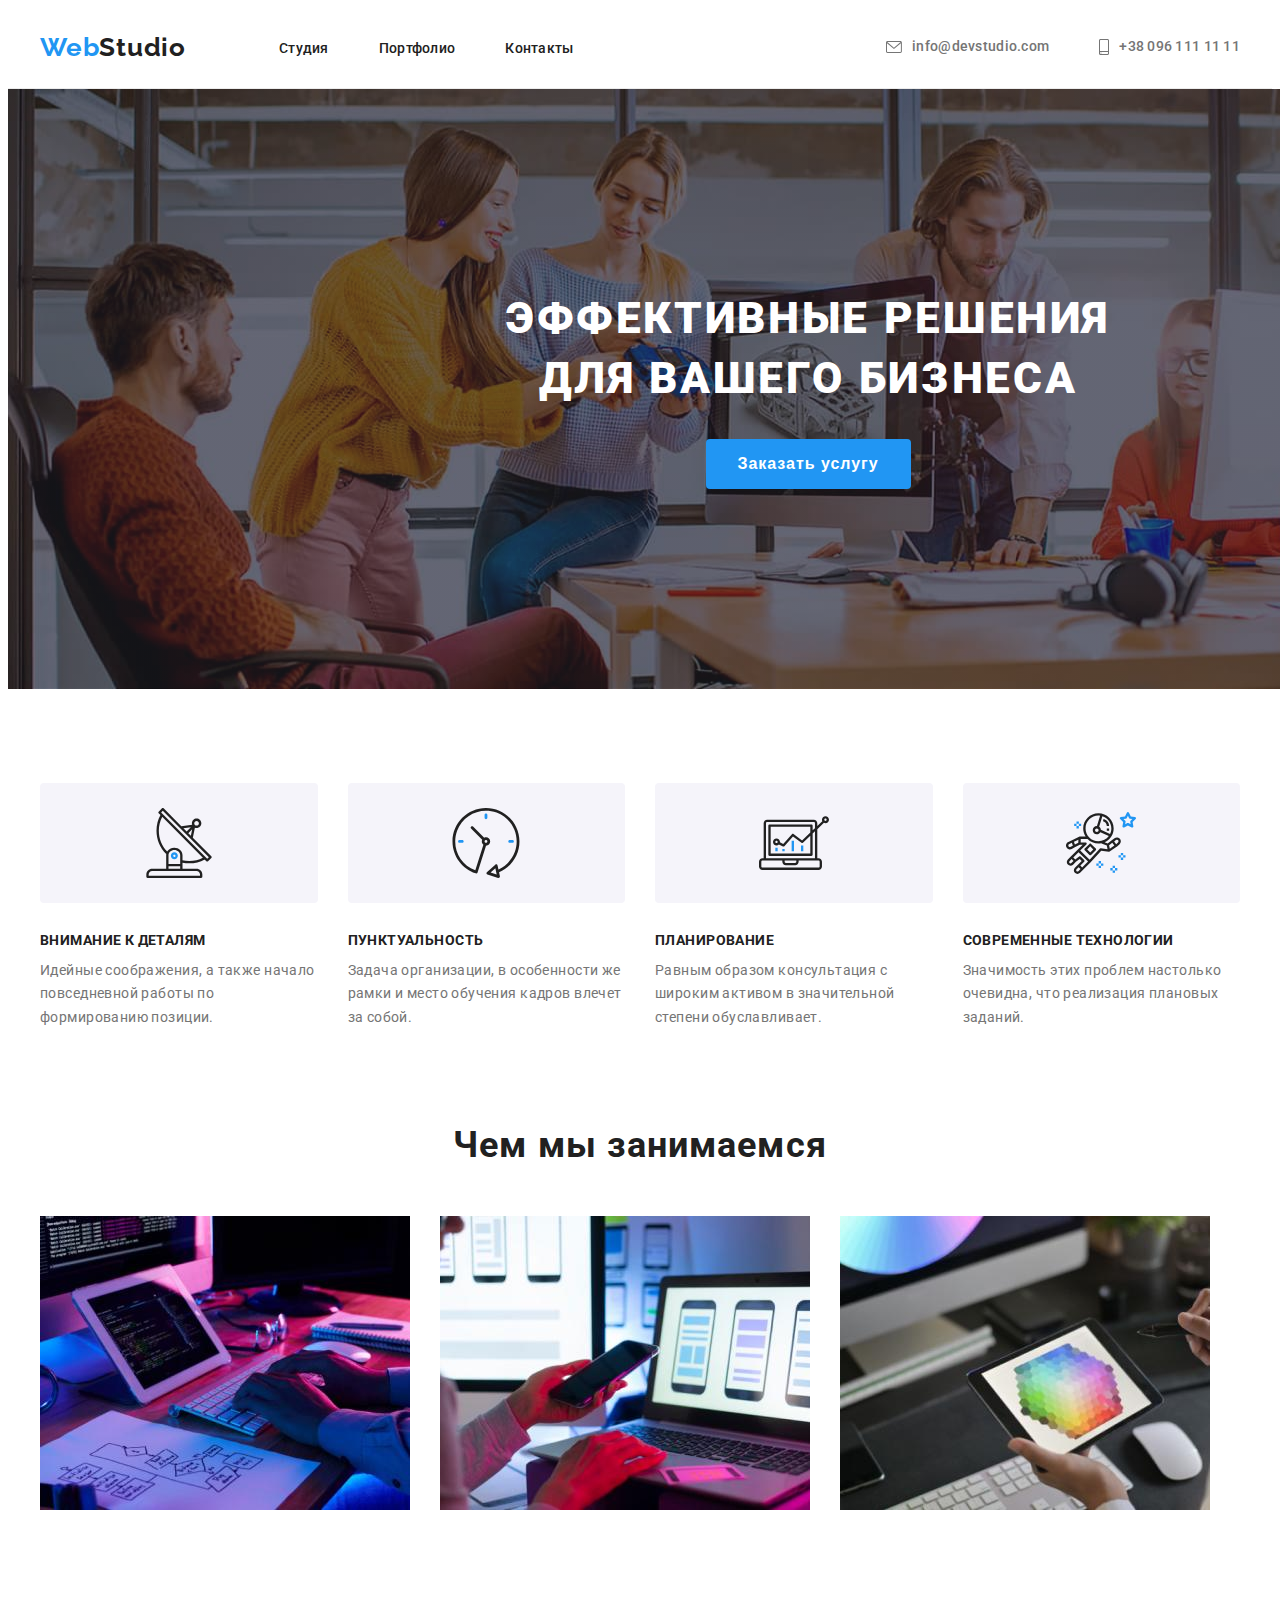
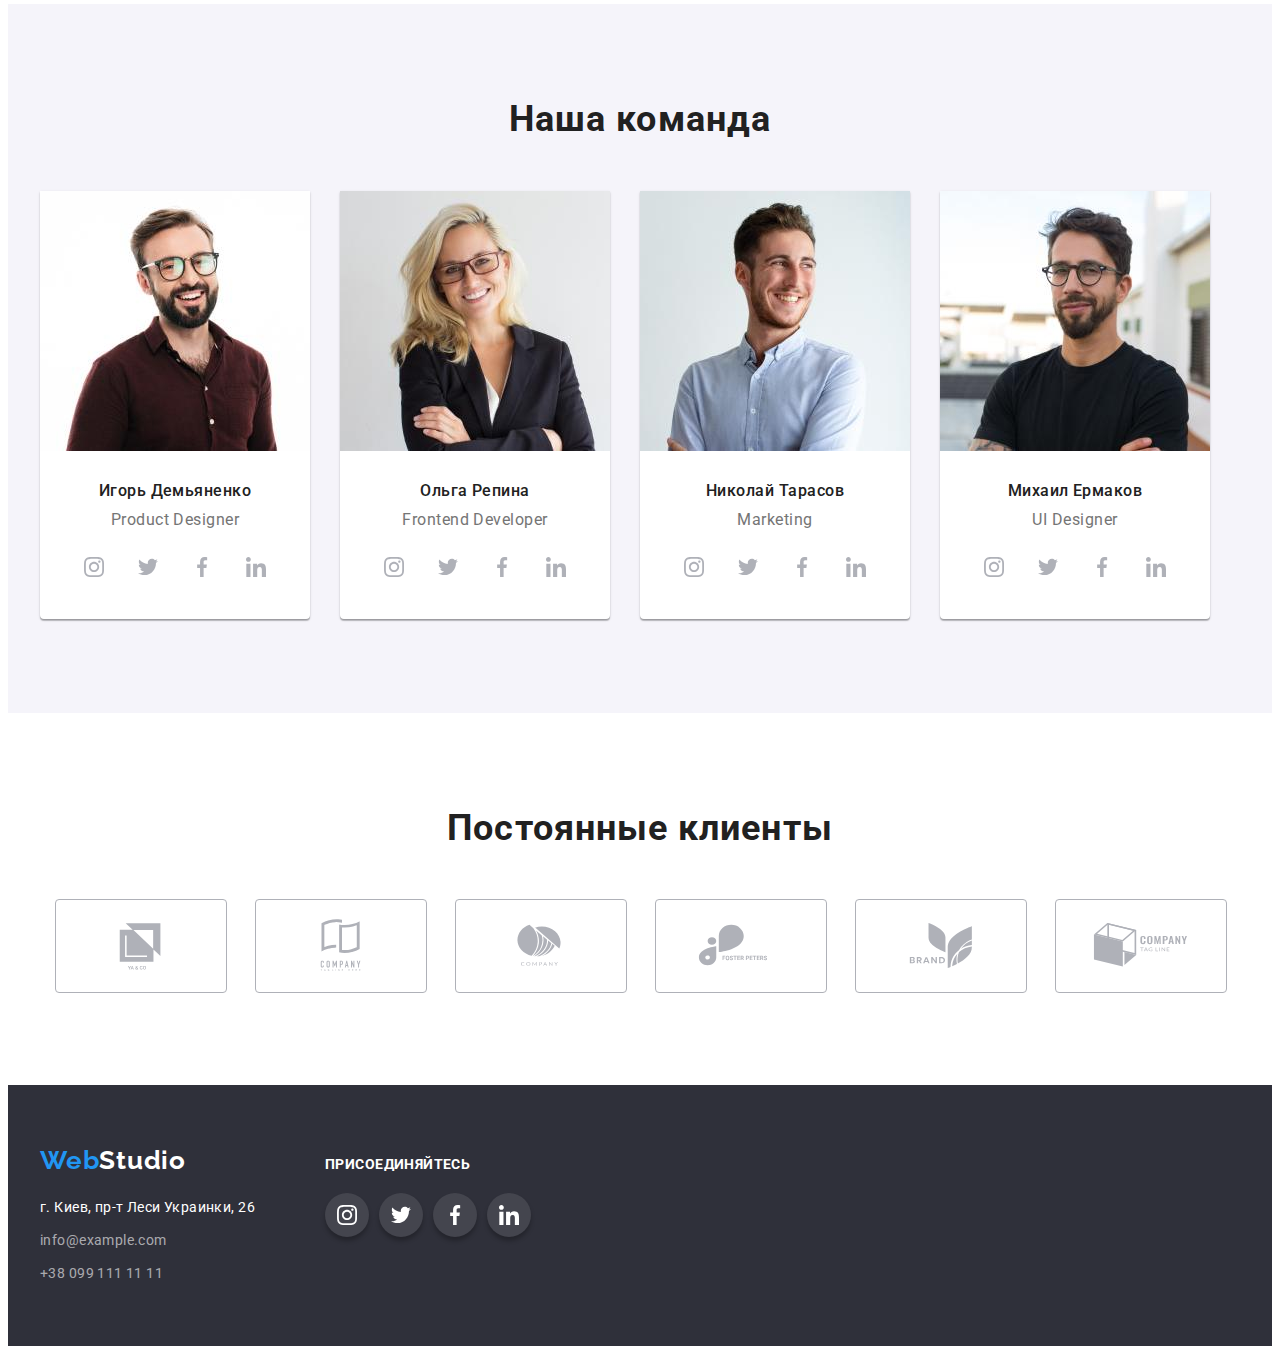
<file: index.html>
<!DOCTYPE html>
<html lang="ru">
<head>
    <meta charset="UTF-8">
    <meta http-equiv="X-UA-Compatible" content="IE=edge">
    <meta name="viewport" content="width=device-width, initial-scale=1.0">
    <title>Studio</title>
    <link rel="preconnect" href="https://fonts.googleapis.com">
    <link rel="preconnect" href="https://fonts.gstatic.com" crossorigin>
    <link
        href="https://fonts.googleapis.com/css2?family=Raleway:wght@700&family=Roboto:wght@400;500;700;900&display=swap"
        rel="stylesheet">
    <link rel="stylesheet" href="https://cdnjs.cloudflare.com/ajax/libs/modern-normalize/1.1.0/modern-normalize.min.css"
        integrity="sha512-wpPYUAdjBVSE4KJnH1VR1HeZfpl1ub8YT/NKx4PuQ5NmX2tKuGu6U/JRp5y+Y8XG2tV+wKQpNHVUX03MfMFn9Q=="
        crossorigin="anonymous" referrerpolicy="no-referrer" />
    <link rel="stylesheet" href="./css/styles.css">
</head>
<!--Heder-->
<body>
    <header class="header">
        <div class="container header-container">
            <nav class="header-navigation">
                <a class="link header-logo" href="#">Web<span class="link logo-black">Studio</span> </a>
                <ul class="header-list ">
                    <li class="header-item"><a class="link header-link color-link" href="./index.html">Студия</a></li>
                    <li class="header-item"><a class="link header-link color-link" href="./portfolio.html">Портфолио</a>
                    </li>
                    <li class="header-item"><a class="link header-link color-link" href="#">Контакты</a></li>
                </ul>
            </nav>
            <ul class="container-connection">
                <li class="header-item-connection"> 
                <a class="link header-link-connection" href="mailto:info@devstudio.com"> <svg class="header-icon" width="16" height="12">
                    <use href="./images/icons.svg#icon-envelope">
                    </use>
                </svg> info@devstudio.com
                </a>
            </li>
                <li class="header-item-connection">
                    <a class="link header-link-connection" href="tel:+380961111111"> <svg class="header-icon" width="10" height="16">
                        <use href="./images/icons.svg#icon-smartphone">
                        </use>
                    </svg> +38 096 111 11 11
                    </a>
                </li>
            </ul>
        </div>
    </header>


    <main>
        <!--Hero-->
        <section class="hero">
            <div class="hero-container">
                <h1 class="hero-title">Эффективные решения <br> для вашего бизнеса </h1>
                <button class="hero-btn" type="button">Заказать услугу</button>
            </div>
        </section>
        <!--About-->
        <section class="about section">
            <div class="container">
                <h2 class="visually-hidden">Особенности работы</h2>
                <ul class="about-list">
                    <li class="about-item">
                        <div class="about-figure-container">
                            <svg class="about-figure-icon" width="70" height="70">
                                <use href="./images/icons.svg#icon-antenna"></use>
                            </svg>
                        </div>
                        <h3 class="about-title">Внимание к деталям</h3>
                        <p class="about-text">Идейные соображения, а также начало повседневной работы по формированию
                            позиции.</p>
                    </li>
                    <li class="about-item">
                        <div class="about-figure-container">
                            <svg class="about-figure-icon" width="70" height="70">
                                <use href="./images/icons.svg#icon-clock"></use>
                            </svg>
                        </div>
                        <h3 class="about-title">Пунктуальность</h3>
                        <p class="about-text">Задача организации, в особенности же рамки и место обучения кадров влечет
                            за собой.</p>
                    </li>
                    <li class="about-item">
                        <div class="about-figure-container">
                            <svg class="about-figure-icon" width="70" height="70">
                                <use href="./images/icons.svg#icon-diagram"></use>
                            </svg>
                        </div>
                        <h3 class="about-title">Планирование</h3>
                        <p class="about-text">Равным образом консультация с широким активом в значительной степени
                            обуславливает.</p>
                    </li>
                    <li class="about-item">
                        <div class="about-figure-container">
                            <svg class="about-figure-icon" width="70" height="70">
                                <use href="./images/icons.svg#icon-astronaut"></use>
                            </svg>
                        </div>
                        <h3 class="about-title">Современные технологии</h3>
                        <p class="about-text">Значимость этих проблем настолько очевидна, что реализация плановых
                            заданий.</p>
                    </li>
                </ul>
            </div>
        </section>
        <!--Pictures-->
        <section class="pictures section">
            <div class="container">
                <h2 class="title-section">Чем мы занимаемся</h2>
                <ul class="pictures-list">
                    <li class="pictures-item"><img src="./images/img-about-1.jpg" alt="набор текста на компьютере"
                            width="370" height="294"></li>
                    <li class="pictures-item"><img src="./images/img-about-2.jpg" alt="работа на смартфоне и ноутбуке"
                            width="370" height="294"></li>
                    <li class="pictures-item"><img src="./images/img-about-3.jpg" alt="работа на планшете" width="370"
                            height="294"></li>
                </ul>
            </div>
        </section>
        <!--Team-->
        <section class="section team">
            <div class="container team-container">
                <h2 class="title-section">Наша команда</h2>
                <ul class="team-list">
                    <li class="team-item"><img class="team-img" src="./images/img-team-1.jpg"
                            alt="мужчина с бородой в очках улыбается" width="270" height="260">
                        <div class="team-list-container">
                            <h3 class="team-title">Игорь Демьяненко</h3>
                            <p class="team-text" lang="en">Product Designer</p>
                            <ul class="team-social-list">
                                <li class="team-social-item">
                                    <a href="" class="team-social-link"> 
                                        <svg class="team-social-icon" width="20" height="20">
                                            <use href="./images/icons.svg#icon-instagram"></use>
                                    </svg> </a>
                                </li>
                                <li class="team-social-item">
                                <a href="" class="team-social-link">
                                    <svg class="team-social-icon" width="20" height="20">
                                        <use href="./images/icons.svg#icon-twitter"></use>
                                    </svg> </a>
                                </li>
                                <li class="team-social-item">
                                    <a href="" class="team-social-link">
                                        <svg class="team-social-icon" width="20" height="20">
                                            <use href="./images/icons.svg#icon-facebook"></use>
                                        </svg> </a>
                                </li>
                                <li class="team-social-item">
                                    <a href="" class="team-social-link">
                                        <svg class="team-social-icon" width="20" height="20">
                                            <use href="./images/icons.svg#icon-linkedin"></use>
                                        </svg> </a>
                                </li>
                            </ul>
                        </div>
                    </li>
                    <li class="team-item"><img class="team-img" src="./images/img-team-2.jpg"
                            alt="женщина с белыми волосами в очках улыбается" width="270" height="260">
                        <div class="team-list-container">
                            <h3 class="team-title">Ольга Репина</h3>
                            <p class="team-text" lang="en">Frontend Developer</p>
                            <ul class="team-social-list">
                                <li class="team-social-item">
                                    <a href="" class="team-social-link">
                                        <svg class="team-social-icon" width="20" height="20">
                                            <use href="./images/icons.svg#icon-instagram"></use>
                                        </svg> </a>
                                </li>
                                <li class="team-social-item">
                                    <a href="" class="team-social-link">
                                        <svg class="team-social-icon" width="20" height="20">
                                            <use href="./images/icons.svg#icon-twitter"></use>
                                        </svg> </a>
                                </li>
                                <li class="team-social-item">
                                    <a href="" class="team-social-link">
                                        <svg class="team-social-icon" width="20" height="20">
                                            <use href="./images/icons.svg#icon-facebook"></use>
                                        </svg> </a>
                                </li>
                                <li class="team-social-item">
                                    <a href="" class="team-social-link">
                                        <svg class="team-social-icon" width="20" height="20">
                                            <use href="./images/icons.svg#icon-linkedin"></use>
                                        </svg> </a>
                                </li>
                            </ul>
                        </div>
                    </li>
                    <li class="team-item"><img class="team-img" src="./images/img-team-3.jpg"
                            alt="мужчина с бородой улыбается" width="270" height="260">
                        <div class="team-list-container">
                            <h3 class="team-title">Николай Тарасов</h3>
                            <p class="team-text" lang="en">Marketing</p>
                            <ul class="team-social-list">
                                <li class="team-social-item">
                                    <a href="" class="team-social-link">
                                        <svg class="team-social-icon" width="20" height="20">
                                            <use href="./images/icons.svg#icon-instagram"></use>
                                        </svg> </a>
                                </li>
                                <li class="team-social-item">
                                    <a href="" class="team-social-link">
                                        <svg class="team-social-icon" width="20" height="20">
                                            <use href="./images/icons.svg#icon-twitter"></use>
                                        </svg> </a>
                                </li>
                                <li class="team-social-item">
                                    <a href="" class="team-social-link">
                                        <svg class="team-social-icon" width="20" height="20">
                                            <use href="./images/icons.svg#icon-facebook"></use>
                                        </svg> </a>
                                </li>
                                <li class="team-social-item">
                                    <a href="" class="team-social-link">
                                        <svg class="team-social-icon" width="20" height="20">
                                            <use href="./images/icons.svg#icon-linkedin"></use>
                                        </svg> </a>
                                </li>
                            </ul>
                        </div>
                    </li>
                    <li class="team-item"><img class="team-img" src="./images/img-team-4.jpg"
                            alt="мужчина с бородой в очках" width="270" height="260">
                        <div class="team-list-container">
                            <h3 class="team-title">Михаил Ермаков</h3>
                            <p class="team-text" lang="en">UI Designer</p>
                            <ul class="team-social-list">
                                <li class="team-social-item">
                                    <a href="" class="team-social-link">
                                        <svg class="team-social-icon" width="20" height="20">
                                            <use href="./images/icons.svg#icon-instagram"></use>
                                        </svg> </a>
                                </li>
                                <li class="team-social-item">
                                    <a href="" class="team-social-link">
                                        <svg class="team-social-icon" width="20" height="20">
                                            <use href="./images/icons.svg#icon-twitter"></use>
                                        </svg> </a>
                                </li>
                                <li class="team-social-item">
                                    <a href="" class="team-social-link">
                                        <svg class="team-social-icon" width="20" height="20">
                                            <use href="./images/icons.svg#icon-facebook"></use>
                                        </svg> </a>
                                </li>
                                <li class="team-social-item">
                                    <a href="" class="team-social-link">
                                        <svg class="team-social-icon" width="20" height="20">
                                            <use href="./images/icons.svg#icon-linkedin"></use>
                                        </svg> </a>
                                </li>
                            </ul>
                        </div>
                    </li>
                </ul>
            </div>
        </section>
        <!--Clients-->
        <section class="section clients">
            <div class="container clients-container">
                <h2 class="title-section">Постоянные клиенты</h2>
                <ul class="clients-list">
                    <li class="clients-item">
                        <a href="" class="clients-link">
                            <svg class="clients-icon" width="106" height="60">
                                <use href="./images/icons.svg#icon-Logo"></use>
                            </svg> 
                        </a>
                    </li>
                    <li class="clients-item">
                        <a href="" class="clients-link">
                            <svg class="clients-icon" width="106" height="60">
                                <use href="./images/icons.svg#icon-Logo-1"></use>
                            </svg>
                        </a>
                    </li>
                    <li class="clients-item">
                        <a href="" class="clients-link">
                            <svg class="clients-icon" width="106" height="60">
                                <use href="./images/icons.svg#icon-Logo-2"></use>
                            </svg>
                        </a>
                    </li>
                    <li class="clients-item">
                        <a href="" class="clients-link">
                            <svg class="clients-icon" width="106" height="60">
                                <use href="./images/icons.svg#icon-Logo-3"></use>
                            </svg>
                        </a>
                    </li>
                    <li class="clients-item">
                        <a href="" class="clients-link">
                            <svg class="clients-icon" width="106" height="60">
                                <use href="./images/icons.svg#icon-Logo-4"></use>
                            </svg>
                        </a>
                    </li>
                    <li class="clients-item">
                        <a href="" class="clients-link">
                            <svg class="clients-icon" width="106" height="60">
                                <use href="./images/icons.svg#icon-Logo-5"></use>
                            </svg>
                        </a>
                    </li>
                                
                </ul>
            </div>
        </section>
    </main>
    <!--Footer-->
    <footer class="footer">
        <div class="container footer-container">
            <div class="footer-contacts">
            <a class="link footer-logo" href="#">Web<span class="link logo-white">Studio</span></a>
            <address>
                <ul class="footer-list">
                    <li class="footer-item"> <a class="footer-address link" href="https://goo.gl/maps/AKUyDyYheWw1DLar9"
                            target="_blank" rel="noreferrer noopener">г. Киев, пр-т Леси Украинки, 26</a> 
                        </li>
                    <li class="footer-item"> <a class="footer-connection link"
                            href="mailto:info@example.com">info@example.com</a> 
                        </li>
                    <li class="footer-item"> <a class="footer-connection link" href="tel:+380991111111">+38 099 111 11 11</a> 
                    </li>
                </ul>
            </address>
            </div>
                <div class="footer-social">
                    <h3 class="footer-title">присоединяйтесь
                    </h3>
                    <ul class="team-social-list">
                        <li class="team-social-item">
                            <a href="" class="team-social-link footer-social-link">
                                <svg class="team-social-icon footer-social-icon" width="20" height="20">
                                    <use href="./images/icons.svg#icon-instagram"></use>
                                </svg> </a>
                        </li>
                        <li class="team-social-item">
                            <a href="" class="team-social-link footer-social-link">
                                <svg class="team-social-icon footer-social-icon" width="20" height="20">
                                    <use href="./images/icons.svg#icon-twitter"></use>
                                </svg> </a>
                        </li>
                        <li class="team-social-item">
                            <a href="" class="team-social-link footer-social-link" >
                                <svg class="team-social-icon footer-social-icon" width="20" height="20">
                                    <use href="./images/icons.svg#icon-facebook"></use>
                                </svg> </a>
                        </li>
                        <li class="team-social-item">
                            <a href="" class="team-social-link footer-social-link">
                                <svg class="team-social-icon footer-social-icon" width="20" height="20">
                                    <use href="./images/icons.svg#icon-linkedin"></use>
                                </svg> </a>
                        </li>
                    </ul>

                </div>
            
        </div>
    </footer>
</body>

</html>
</file>
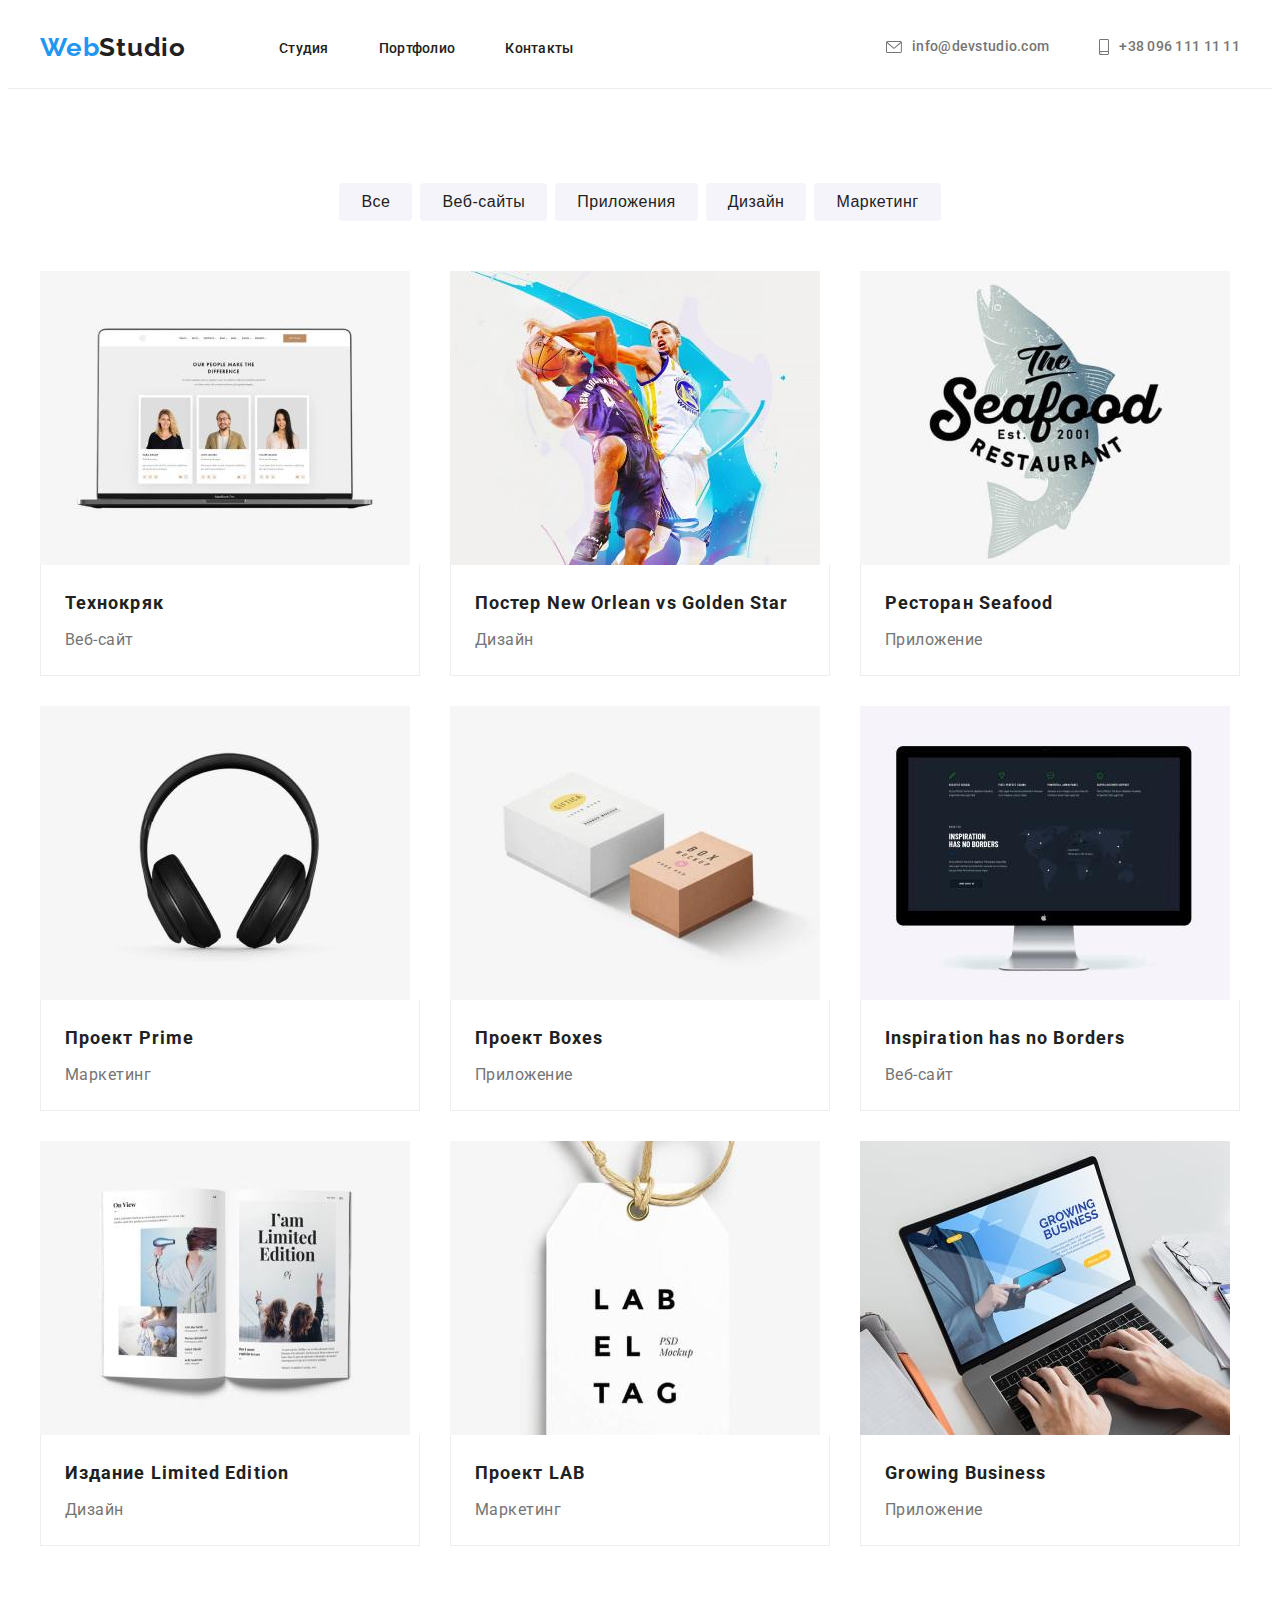
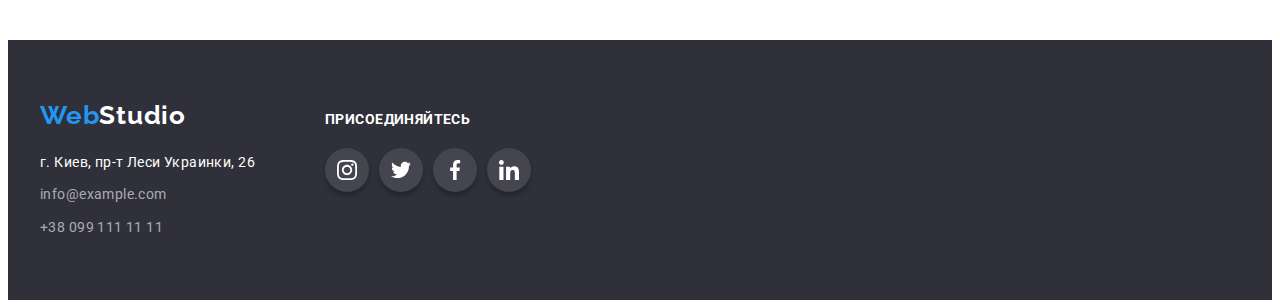
<file: portfolio.html>
<!DOCTYPE html>
<html lang="ru">

<head>
    <meta charset="UTF-8">
    <meta http-equiv="X-UA-Compatible" content="IE=edge">
    <meta name="viewport" content="width=device-width, initial-scale=1.0">
    <title>Portfolio</title>
    <link rel="preconnect" href="https://fonts.googleapis.com">
    <link rel="preconnect" href="https://fonts.gstatic.com" crossorigin>
    <link
        href="https://fonts.googleapis.com/css2?family=Raleway:wght@700&family=Roboto:wght@400;500;700;900&display=swap"
        rel="stylesheet">
    <link rel="stylesheet" href="https://cdnjs.cloudflare.com/ajax/libs/modern-normalize/1.1.0/modern-normalize.min.css"
        integrity="sha512-wpPYUAdjBVSE4KJnH1VR1HeZfpl1ub8YT/NKx4PuQ5NmX2tKuGu6U/JRp5y+Y8XG2tV+wKQpNHVUX03MfMFn9Q=="
        crossorigin="anonymous" referrerpolicy="no-referrer" />
    <link rel="stylesheet" href="./css/styles.css">
</head>

<body>
    <!--Heder-->
        <header class="header">
            <div class="container header-container">
                <nav class="header-navigation">
                    <a class="link header-logo" href="#">Web<span class="link logo-black">Studio</span> </a>
                    <ul class="header-list ">
                        <li class="header-item"><a class="link header-link color-link" href="./index.html">Студия</a></li>
                        <li class="header-item"><a class="link header-link color-link" href="./portfolio.html">Портфолио</a>
                        </li>
                        <li class="header-item"><a class="link header-link color-link" href="#">Контакты</a></li>
                    </ul>
                </nav>
                <ul class="container-connection">
                    <li class="header-item-connection">
                        <a class="link header-link-connection" href="mailto:info@devstudio.com"> <svg class="header-icon"
                                width="16" height="12">
                                <use href="./images/icons.svg#icon-envelope">
                                </use>
                            </svg> info@devstudio.com
                        </a>
                    </li>
                    <li class="header-item-connection">
    
    
    
                        <a class="link header-link-connection" href="tel:+380961111111"> <svg class="header-icon" width="10"
                                height="16">
                                <use href="./images/icons.svg#icon-smartphone">
                                </use>
                            </svg> +38 096 111 11 11
                        </a>
                    </li>
                </ul>
            </div>
        </header>
    <main>
        <!--Portfolio-->
        <section class="section">
            <div class="container">
                <h1 class="visually-hidden">Портфолио</h1>
                <ul class="filter-list">
                    <li class="filter-item"> <button class="filter-btn" type="button"> Все </button> </li>
                    <li class="filter-item"> <button class="filter-btn" type="button">Веб-сайты</button> </li>
                    <li class="filter-item"> <button class="filter-btn" type="button">Приложения</button> </li>
                    <li class="filter-item"> <button class="filter-btn" type="button">Дизайн</button> </li>
                    <li class="filter-item"> <button class="filter-btn" type="button">Маркетинг</button></li>
                </ul>
                <ul class="portfolio-list">
                    <li class="portfolio-item">
                        <a href="" class="link portfolio-link">
                        <img class="portfolio-img" src="./images/img-gallery-1.jpg"
                            alt="люди в экране ноутбука" width="370" height="294">
                        <div class="container-border">
                            <h2 class="portfolio-title">Технокряк</h2>
                            <p class="portfolio-text">Веб-сайт</p>
                        </div>
                        </a>
                    </li>
                    <li class="portfolio-item">
                        <a href="" class="link portfolio-link">
                            <img class="portfolio-img" src="./images/img-gallery-2.jpg"
                            alt="два баскетболиста" width="370" height="294">
                            <div class="container-border">
                            <h2 class="portfolio-title">Постер New Orlean vs Golden Star</h2>
                            <p class="portfolio-text">Дизайн</p>
                        </div>
                        </a>
                    </li>
                    <li class="portfolio-item">
                        <a href="" class="link portfolio-link">
                        <img class="portfolio-img" src="./images/img-gallery-3.jpg"
                            alt="логотип ресторана" width="370" height="294">
                        <div class="container-border">
                            <h2 class="portfolio-title">Ресторан Seafood</h2>
                            <p class="portfolio-text">Приложение</p>
                        </div>
                        </a>
                    </li>
                    <li class="portfolio-item">
                        <a href="" class="link portfolio-link">
                        <img class="portfolio-img" src="./images/img-gallery-4.jpg"
                            alt="наушники" width="370" height="294">
                        <div class="container-border">
                            <h2 class="portfolio-title">Проект Prime</h2>
                            <p class="portfolio-text">Маркетинг</p>
                        </div>
                        </a>
                    </li>
                    <li class="portfolio-item">
                        <a href="" class="link portfolio-link">
                        <img class="portfolio-img" src="./images/img-gallery-5.jpg"
                            alt="две коробки" width="370" height="294">
                        <div class="container-border">
                            <h2 class="portfolio-title">Проект Boxes</h2>
                            <p class="portfolio-text">Приложение</p>
                        </div>
                        </a>
                    </li>
                    <li class="portfolio-item">
                        <a href="" class="link portfolio-link">
                        <img class="portfolio-img" src="./images/img-gallery-6.jpg"
                            alt="монитор макбука" width="370" height="294">
                        <div class="container-border">
                            <h2 class="portfolio-title">Inspiration has no Borders</h2>
                            <p class="portfolio-text">Веб-сайт</p>
                        </div>
                        </a>
                    </li>
                    <li class="portfolio-item">
                        <a href="" class="link portfolio-link">
                        <img class="portfolio-img" src="./images/img-gallery-7.jpg"
                            alt="открытый журнал" width="370" height="294">
                        <div class="container-border">
                            <h2 class="portfolio-title">Издание Limited Edition</h2>
                            <p class="portfolio-text">Дизайн</p>
                        </div>
                        </a>
                    </li>
                    <li class="portfolio-item">
                        <a href="" class="link portfolio-link">
                        <img class="portfolio-img" src="./images/img-gallery-8.jpg"
                            alt="карточка" width="370" height="294">
                        <div class="container-border">
                            <h2 class="portfolio-title">Проект LAB</h2>
                            <p class="portfolio-text">Маркетинг</p>
                        </div>
                        </a>
                    </li>
                    <li class="portfolio-item">
                        <a href="" class="link portfolio-link">
                        <img class="portfolio-img" src="./images/img-gallery-9.jpg"
                            alt="работа на ноутбуке" width="370" height="294">
                        <div class="container-border">
                            <h2 class="portfolio-title">Growing Business</h2>
                            <p class="portfolio-text">Приложение</p>
                        </div>
                        </a>
                    </li>
                </ul>
            </div>
        </section>
    </main>
    <!--Footer-->
    <footer class="footer">
        <div class="container footer-container">
            <div class="footer-contacts">
            <a class="link footer-logo" href="#">Web<span class="link logo-white">Studio</span></a>
            <address>
                <ul class="footer-list">
                    <li class="footer-item"> <a class="footer-address link" href="https://goo.gl/maps/AKUyDyYheWw1DLar9"
                            target="_blank" rel="noreferrer noopener">г. Киев, пр-т Леси Украинки, 26</a> 
                        </li>
                    <li class="footer-item"> <a class="footer-connection link"
                            href="mailto:info@example.com">info@example.com</a> 
                        </li>
                    <li class="footer-item"> <a class="footer-connection link" href="tel:+380991111111">+38 099 111 11 11</a> 
                    </li>
                </ul>
            </address>
            </div>
                <div class="footer-social">
                    <h3 class="footer-title">присоединяйтесь
                    </h3>
                    <ul class="team-social-list">
                        <li class="team-social-item">
                            <a href="" class="team-social-link footer-social-link">
                                <svg class="team-social-icon footer-social-icon" width="20" height="20">
                                    <use href="./images/icons.svg#icon-instagram"></use>
                                </svg> </a>
                        </li>
                        <li class="team-social-item">
                            <a href="" class="team-social-link footer-social-link">
                                <svg class="team-social-icon footer-social-icon" width="20" height="20">
                                    <use href="./images/icons.svg#icon-twitter"></use>
                                </svg> </a>
                        </li>
                        <li class="team-social-item">
                            <a href="" class="team-social-link footer-social-link" >
                                <svg class="team-social-icon footer-social-icon" width="20" height="20">
                                    <use href="./images/icons.svg#icon-facebook"></use>
                                </svg> </a>
                        </li>
                        <li class="team-social-item">
                            <a href="" class="team-social-link footer-social-link">
                                <svg class="team-social-icon footer-social-icon" width="20" height="20">
                                    <use href="./images/icons.svg#icon-linkedin"></use>
                                </svg> </a>
                        </li>
                    </ul>

                </div>
            
        </div>
    </footer>
</body>

</html>
</file>
<file: css/styles.css>
:root {
  --header-link-color: #212121;
  --header-address-color: #757575;
  --main-color: #ffff;
  --title-color: #212121;
  --text-color: #757575;
  --accent-color: #2196f3;
  --footer-color: #ffff;
  --footer-connection-color: rgba(255, 255, 255, 0.6);
  --btn-color: #212121;
  --icon-color: #ffffff;
}

h1,
h2,
h3,
h4,
h5 {
  margin: 0;
  padding: 0;
}
p {
  margin: 0;
  padding: 0;
}
ul {
  margin: 0;
  padding: 0;
  list-style: none;
}
img {
  max-width: 100%;
  height: auto;
  display: block;
}

body {
  font-family: "Roboto", sans-serif;
}
.link {
  text-decoration: none;
}

.container {
  width: 1200px;
  margin: 0px auto;
  padding-left: 15px;
  padding-right: 15px;
}
.section {
  padding-bottom: 94px;
  padding-top: 94px;
}

/*                       HEADER                    */
.header {
  border-bottom: 1px solid #ececec;
}
.header-container {
  display: flex;
  padding-top: 24px;
  padding-bottom: 25px;
}
.header-logo {
  margin-right: 93px;
  align-items: center;
  font-family: Raleway;
  font-weight: 700;
  font-size: 26px;
  line-height: 1.19;
  letter-spacing: 0.03em;
  color: var(--accent-color);
}
.header-list :not(:last-child) {
  margin-right: 50px;
}
.header-list {
  display: flex;
  align-items: center;
}

.header-navigation {
  display: flex;
  align-items: center;
}
.header-item-connection:not(:last-child) {
  margin-right: 50px;
}
.container-connection {
  margin-left: auto;
  display: flex;
  align-items: center;
}
.logo-black {
  color: var(--header-link-color);
}
.header-link {
  font-weight: 500;
  font-size: 14px;
  line-height: 1.14;
  letter-spacing: 0.02em;
  color: var(--header-link-color);
}
.header-link:hover {
  color: var(--accent-color);
}
.header-link:focus {
  color: var(--accent-color);
}
.header-link-connection {
  display: flex;
  align-items: center;
  font-weight: 500;
  font-size: 14px;
  line-height: 1.14;
  letter-spacing: 0.02em;
  color: var(--header-address-color);
}

.header-link-connection:hover,
.header-link-connection:focus {
  color: var(--accent-color);
}

.header-link-connection:hover .header-icon,
.header-link-connection:focus .header-icon {
  fill: var(--accent-color);
}

.header-icon {
  fill: #757575;
  margin-right: 10px;
}

/*                             HERO                 */

.hero {
  padding: 200px 0px;
  background-color: #2f303a;
  background-image: linear-gradient(
      rgba(47, 48, 58, 0.4),
      rgba(47, 48, 58, 0.4)
    ),
    url(../images/hero-fon.jpg);
  background-repeat: no-repeat;
  background-position: center;
  background-size: cover;
  min-width: 1600px;
  margin-left: auto;
  margin-right: auto;
}

.hero-title {
  display: flex;
  align-items: center;
  justify-content: center;
  margin-bottom: 30px;
  font-weight: 900;
  font-size: 44px;
  line-height: 1.36;
  text-align: center;
  letter-spacing: 0.06em;
  text-transform: uppercase;
  color: var(--main-color);
}
.hero-btn {
  display: block;
  margin: 0 auto;
  font-weight: 700;
  font-size: 16px;
  line-height: 1.87;
  letter-spacing: 0.06em;
  color: var(--main-color);
  background-color: #2196f3;
  cursor: pointer;
  min-width: 200px;
  height: 50px;
  left: 700px;
  top: 430px;
  padding: 10px 32px;
  border-radius: 4px;
  border: transparent;
}

/*                              ABOUT                  */

.about-list {
  display: flex;
  flex-wrap: wrap;
  margin-left: -30px;
  margin-bottom: -30px;
}
.about-item {
  flex-basis: calc((100% - 4 * 30px) / 4);
  margin-left: 30px;
  margin-bottom: 30px;
}

.about-title {
  font-weight: 700;
  font-size: 14px;
  line-height: 1.14;
  letter-spacing: 0.03em;
  text-transform: uppercase;
  color: var(--title-color);
}
.about-text {
  margin-top: 10px;
  font-size: 14px;
  line-height: 1.71;
  letter-spacing: 0.03em;
  color: var(--text-color);
}
.about-figure-container {
  height: 120px;
  background: #f5f4fa;
  border-radius: 4px;
  display: flex;
  justify-content: center;
  align-items: center;
  margin-bottom: 30px;
}
.about-figure-icon {
  display: flex;
  align-items: center;
}

/*                              PICTURES                          */

.pictures {
  padding-top: 0;
}
.pictures-list {
  display: flex;
}

.pictures-item:not(:last-child) {
  margin-right: 30px;
}

/*                                  TEAM                         */
.team {
  background-color: #f5f4fa;
}
.title-section {
  font-weight: 700;
  font-size: 36px;
  line-height: 1.17;
  text-align: center;
  letter-spacing: 0.03em;
  color: var(--title-color);
  margin-bottom: 50px;
}

.team-list {
  display: flex;
}
.team-item:not(:last-child) {
  margin-right: 30px;
}
.team-item {
  background-color: #ffffff;
  border-radius: 0px 0px 4px 4px;
  box-shadow: 0px 1px 3px rgba(0, 0, 0, 0.12), 0px 1px 1px rgba(0, 0, 0, 0.14),
    0px 2px 1px rgba(0, 0, 0, 0.2);
}
.team-list-container {
  padding-top: 30px;
  padding-bottom: 30px;
}
.team-title {
  margin-bottom: 10px;
  text-align: center;
  font-weight: 500;
  font-size: 16px;
  line-height: 1.19;
  letter-spacing: 0.03em;
  color: var(--title-color);
}

.team-text {
  font-size: 16px;
  line-height: 1.19;
  letter-spacing: 0.03em;
  color: var(--text-color);
  margin-bottom: 16px;
  text-align: center;
}
.team-social-list {
  display: flex;
  justify-content: center;
}
.team-social-item {
  width: 44px;
  height: 44px;
}
.team-social-item + .team-social-item {
  margin-left: 10px;
}
.team-social-link {
  width: 100%;
  height: 100%;
  background-color: #ffffff;
  border-radius: 50%;
  display: flex;
  align-items: center;
  justify-content: center;
}
.team-social-link:focus,
.team-social-link:hover {
  background-color: var(--accent-color);
}
.team-social-link:focus .team-social-icon,
.team-social-link:hover .team-social-icon {
  fill: var(--icon-color);
}

.team-social-link:focus {
  color: var(--accent-color);
}
.team-social-link:hover {
  color: var(--accent-color);
}
.team-social-icon {
  fill: #afb1b8;
}
.team-social-icon:hover {
}

/*                               Clients                 */
.clients-list {
  display: flex;
  justify-content: center;
}

.clients-item {
  width: 170px;
  height: 92px;
}
.clients-item + .clients-item {
  margin-left: 30px;
}
.clients-link {
  width: 100%;
  height: 100%;
  border: 1px solid #afb1b8;
  border-radius: 4px;
  display: flex;
  align-items: center;
  justify-content: center;
}
.clients-link:hover,
.clients-link:focus {
  border: 1px solid rgba(33, 150, 243, 1);
}

.clients-link:hover .clients-icon,
.clients-link:focus .clients-icon {
  fill: var(--accent-color);
}

.clients-icon {
  fill: #afb1b8;
}

/*                                FOOTER                */

.footer {
  background-color: #2f303a;
  padding-top: 60px;
  padding-bottom: 60px;
}
.footer-container {
  display: flex;
  align-items: baseline;
}
.footer-logo {
  display: block;
  margin-bottom: 20px;
  font-family: Raleway;
  font-weight: 700;
  font-size: 26px;
  line-height: 1.19;
  letter-spacing: 0.03em;
  color: var(--accent-color);
}
.logo-white {
  color: var(--footer-color);
}

.footer-item:not(:last-child) {
  margin-bottom: 9px;
}

.footer-address {
  font-style: normal;
  font-size: 14px;
  line-height: 1.71;
  letter-spacing: 0.03em;
  color: var(--footer-color);
}

.footer-connection {
  font-style: normal;
  font-size: 14px;
  line-height: 1.71;
  letter-spacing: 0.03em;
  color: var(--footer-connection-color);
}
.footer-connection:focus {
  color: var(--accent-color);
}
.footer-connection:hover {
  color: var(--accent-color);
}
.footer-social {
  margin-left: 70px;
}
.footer-title {
  font-weight: bold;
  font-size: 14px;
  line-height: 1.14;
  letter-spacing: 0.03em;
  text-transform: uppercase;
  color: var(--icon-color);
  margin-bottom: 20px;
}
.footer-social-link {
  background-color: rgba(255, 255, 255, 0.1);
  box-shadow: 0px 4px 4px rgba(0, 0, 0, 0.25);
}
.footer-social-icon {
  fill: var(--icon-color);
}

/*                                 PORTFOLIO                   */
.filter-list {
  display: flex;
  margin-bottom: 50px;
  justify-content: center;
}
.filter-item:not(:last-child) {
  margin-right: 8px;
}
.filter-btn {
  border-radius: 4px;
  border: transparent;
  padding: 6px 22px;
  font-weight: 500;
  font-size: 16px;
  line-height: 1.62;
  text-align: center;
  letter-spacing: 0.03em;
  color: var(--btn-color);
  background-color: #f5f4fa;
  cursor: pointer;
}
.filter-btn:hover {
  color: var(--main-color);
  background-color: var(--accent-color);
  box-shadow: 0px 3px 1px rgba(0, 0, 0, 0.1), 0px 1px 2px rgba(0, 0, 0, 0.08),
    0px 2px 2px rgba(0, 0, 0, 0.12);
}
.filter-btn:focus {
  color: var(--main-color);
  background-color: var(--accent-color);
  box-shadow: 0px 3px 1px rgba(0, 0, 0, 0.1), 0px 1px 2px rgba(0, 0, 0, 0.08),
    0px 2px 2px rgba(0, 0, 0, 0.12);
}
.portfolio-list {
  display: flex;
  flex-wrap: wrap;
  margin-left: -30px;
  margin-bottom: -30px;
}

.portfolio-item {
  flex-basis: calc((100% - 3 * 30px) / 3);
  margin-left: 30px;
  margin-bottom: 30px;
  background-color: #ffffff;
  cursor: pointer;
}

.portfolio-link {
  display: block;
}
.portfolio-link:hover,
.portfolio-link:focus {
  box-shadow: 0px 4px 4px rgba(0, 0, 0, 0.06), 1px 4px 6px rgba(0, 0, 0, 0.16);
}

.portfolio-title {
  margin-bottom: 4px;
  font-family: Roboto;
  font-style: normal;
  font-weight: bold;
  font-size: 18px;
  line-height: 2;
  letter-spacing: 0.06em;
  color: var(--title-color);
}

.portfolio-text {
  font-size: 16px;
  line-height: 1.87;
  letter-spacing: 0.03em;
  color: var(--text-color);
}

.container-border {
  border-left: 1px solid #eeeeee;
  border-bottom: 1px solid #eeeeee;
  border-right: 1px solid #eeeeee;
  padding: 20px 24px;
}

.visually-hidden {
  position: absolute;
  width: 1px;
  height: 1px;
  margin: -1px;
  padding: 0;
  overflow: hidden;
  border: 0;
  clip: rect(0 0 0 0);
}
</file>
